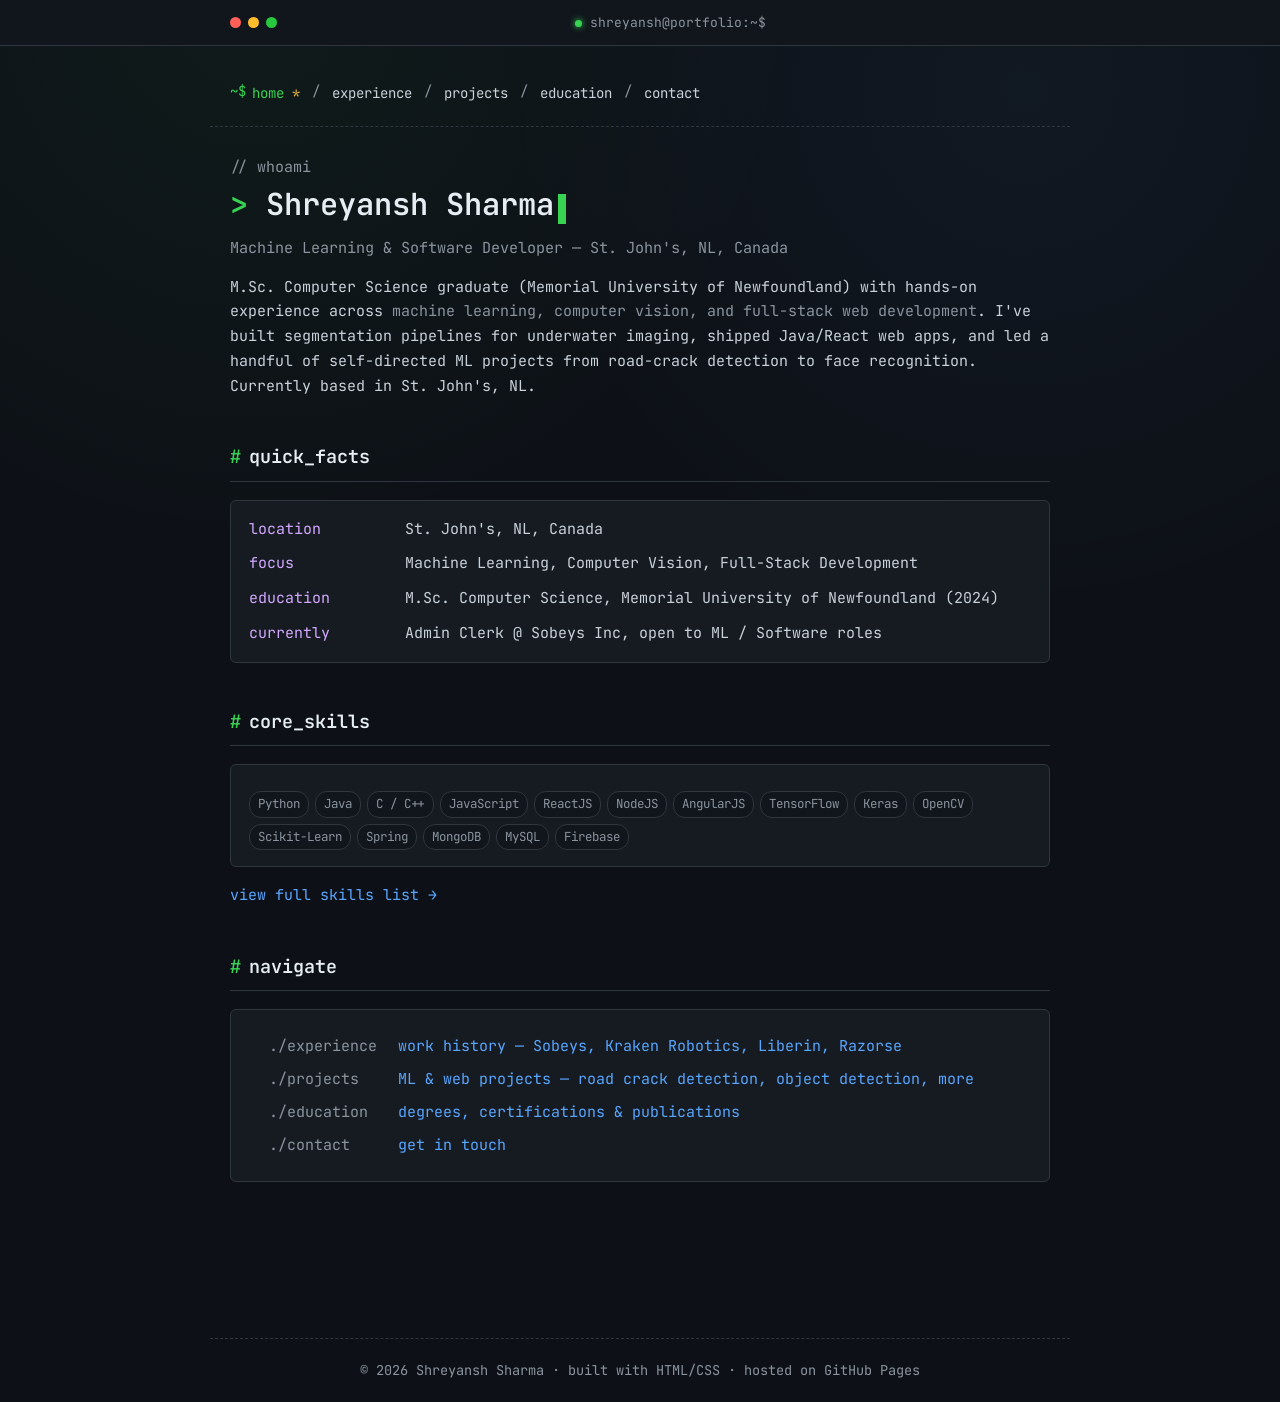
<file: index.html>
<!DOCTYPE html>
<html lang="en">
<head>
<meta charset="UTF-8">
<meta name="viewport" content="width=device-width, initial-scale=1.0">
<title>Shreyansh Sharma — Software / ML Developer</title>
<meta name="description" content="Portfolio of Shreyansh Sharma — Machine Learning &amp; Software Developer, M.Sc. Computer Science, St. John's, NL, Canada.">
<link rel="preconnect" href="https://fonts.googleapis.com">
<link rel="preconnect" href="https://fonts.gstatic.com" crossorigin>
<link href="https://fonts.googleapis.com/css2?family=JetBrains+Mono:wght@400;500;600;700&display=swap" rel="stylesheet">
<link rel="stylesheet" href="assets/css/style.css">
</head>
<body data-page="home">

<div class="term-bar">
  <div class="term-bar-inner">
    <span class="dots"><span class="dot red"></span><span class="dot yellow"></span><span class="dot green"></span></span>
    <span class="term-title">shreyansh@portfolio:~$</span>
  </div>
</div>

<nav class="crumbs">
  <span class="prompt">~$</span>
  <a href="index.html" class="active">home</a><span class="sep">/</span>
  <a href="experience.html">experience</a><span class="sep">/</span>
  <a href="projects.html">projects</a><span class="sep">/</span>
  <a href="education.html">education</a><span class="sep">/</span>
  <a href="contact.html">contact</a>
</nav>

<div class="wrap">

  <div class="hero">
    <span class="line comment">// whoami</span>
    <h1><span class="prompt-sym">&gt;</span> Shreyansh Sharma<span class="cursor"></span></h1>
    <p class="tagline">Machine Learning &amp; Software Developer &mdash; St. John's, NL, Canada</p>
  </div>

  <p>
    M.Sc. Computer Science graduate (Memorial University of Newfoundland) with hands-on experience across
    <span class="dim">machine learning, computer vision, and full-stack web development</span>. I've built segmentation
    pipelines for underwater imaging, shipped Java/React web apps, and led a handful of self-directed ML projects
    from road-crack detection to face recognition. Currently based in St. John's, NL.
  </p>

  <h2>quick_facts</h2>
  <div class="entry">
    <div class="skill-grid">
      <span class="skill-key">location</span><span class="skill-val">St. John's, NL, Canada</span>
      <span class="skill-key">focus</span><span class="skill-val">Machine Learning, Computer Vision, Full-Stack Development</span>
      <span class="skill-key">education</span><span class="skill-val">M.Sc. Computer Science, Memorial University of Newfoundland (2024)</span>
      <span class="skill-key">currently</span><span class="skill-val">Admin Clerk @ Sobeys Inc, open to ML / Software roles</span>
    </div>
  </div>

  <h2>core_skills</h2>
  <div class="entry">
    <div class="tags">
      <span class="tag">Python</span><span class="tag">Java</span><span class="tag">C / C++</span>
      <span class="tag">JavaScript</span><span class="tag">ReactJS</span><span class="tag">NodeJS</span>
      <span class="tag">AngularJS</span><span class="tag">TensorFlow</span><span class="tag">Keras</span>
      <span class="tag">OpenCV</span><span class="tag">Scikit-Learn</span><span class="tag">Spring</span>
      <span class="tag">MongoDB</span><span class="tag">MySQL</span><span class="tag">Firebase</span>
    </div>
  </div>
  <p><a href="education.html#skills">view full skills list &rarr;</a></p>

  <h2>navigate</h2>
  <div class="entry">
    <ul class="link-list">
      <li><span class="k">./experience</span><a href="experience.html">work history &mdash; Sobeys, Kraken Robotics, Liberin, Razorse</a></li>
      <li><span class="k">./projects</span><a href="projects.html">ML &amp; web projects &mdash; road crack detection, object detection, more</a></li>
      <li><span class="k">./education</span><a href="education.html">degrees, certifications &amp; publications</a></li>
      <li><span class="k">./contact</span><a href="contact.html">get in touch</a></li>
    </ul>
  </div>

</div>

<footer>
  &copy; 2026 Shreyansh Sharma &middot; built with HTML/CSS &middot; hosted on GitHub Pages
</footer>

</body>
</html>
</file>
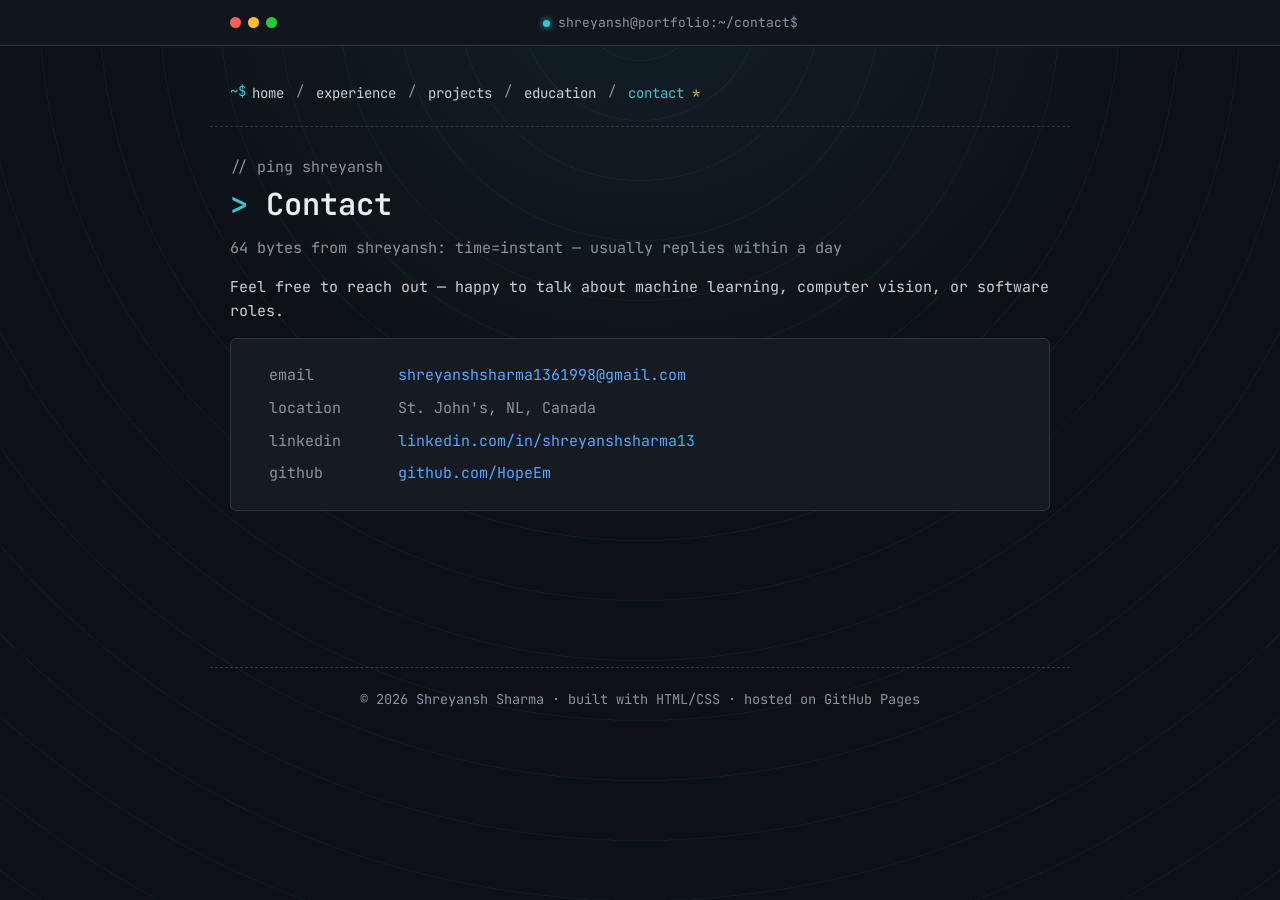
<file: contact.html>
<!DOCTYPE html>
<html lang="en">
<head>
<meta charset="UTF-8">
<meta name="viewport" content="width=device-width, initial-scale=1.0">
<title>Contact — Shreyansh Sharma</title>
<link rel="preconnect" href="https://fonts.googleapis.com">
<link rel="preconnect" href="https://fonts.gstatic.com" crossorigin>
<link href="https://fonts.googleapis.com/css2?family=JetBrains+Mono:wght@400;500;600;700&display=swap" rel="stylesheet">
<link rel="stylesheet" href="assets/css/style.css">
</head>
<body data-page="contact">

<div class="term-bar">
  <div class="term-bar-inner">
    <span class="dots"><span class="dot red"></span><span class="dot yellow"></span><span class="dot green"></span></span>
    <span class="term-title">shreyansh@portfolio:~/contact$</span>
  </div>
</div>

<nav class="crumbs">
  <span class="prompt">~$</span>
  <a href="index.html">home</a><span class="sep">/</span>
  <a href="experience.html">experience</a><span class="sep">/</span>
  <a href="projects.html">projects</a><span class="sep">/</span>
  <a href="education.html">education</a><span class="sep">/</span>
  <a href="contact.html" class="active">contact</a>
</nav>

<div class="wrap">

  <div class="hero">
    <span class="line comment">// ping shreyansh</span>
    <h1><span class="prompt-sym">&gt;</span> Contact</h1>
    <p class="tagline dim">64 bytes from shreyansh: time=instant &mdash; usually replies within a day</p>
  </div>

  <p>Feel free to reach out &mdash; happy to talk about machine learning, computer vision, or software roles.</p>

  <div class="entry">
    <ul class="link-list">
      <li><span class="k">email</span><a href="mailto:shreyanshsharma1361998@gmail.com">shreyanshsharma1361998@gmail.com</a></li>
      <li><span class="k">location</span><span class="dim">St. John's, NL, Canada</span></li>
      <li><span class="k">linkedin</span><a href="https://www.linkedin.com/in/shreyanshsharma13" target="_blank" rel="noopener">linkedin.com/in/shreyanshsharma13</a></li>
      <li><span class="k">github</span><a href="https://github.com/HopeEm" target="_blank" rel="noopener">github.com/HopeEm</a></li>
    </ul>
  </div>

</div>

<footer>
  &copy; 2026 Shreyansh Sharma &middot; built with HTML/CSS &middot; hosted on GitHub Pages
</footer>

</body>
</html>
</file>
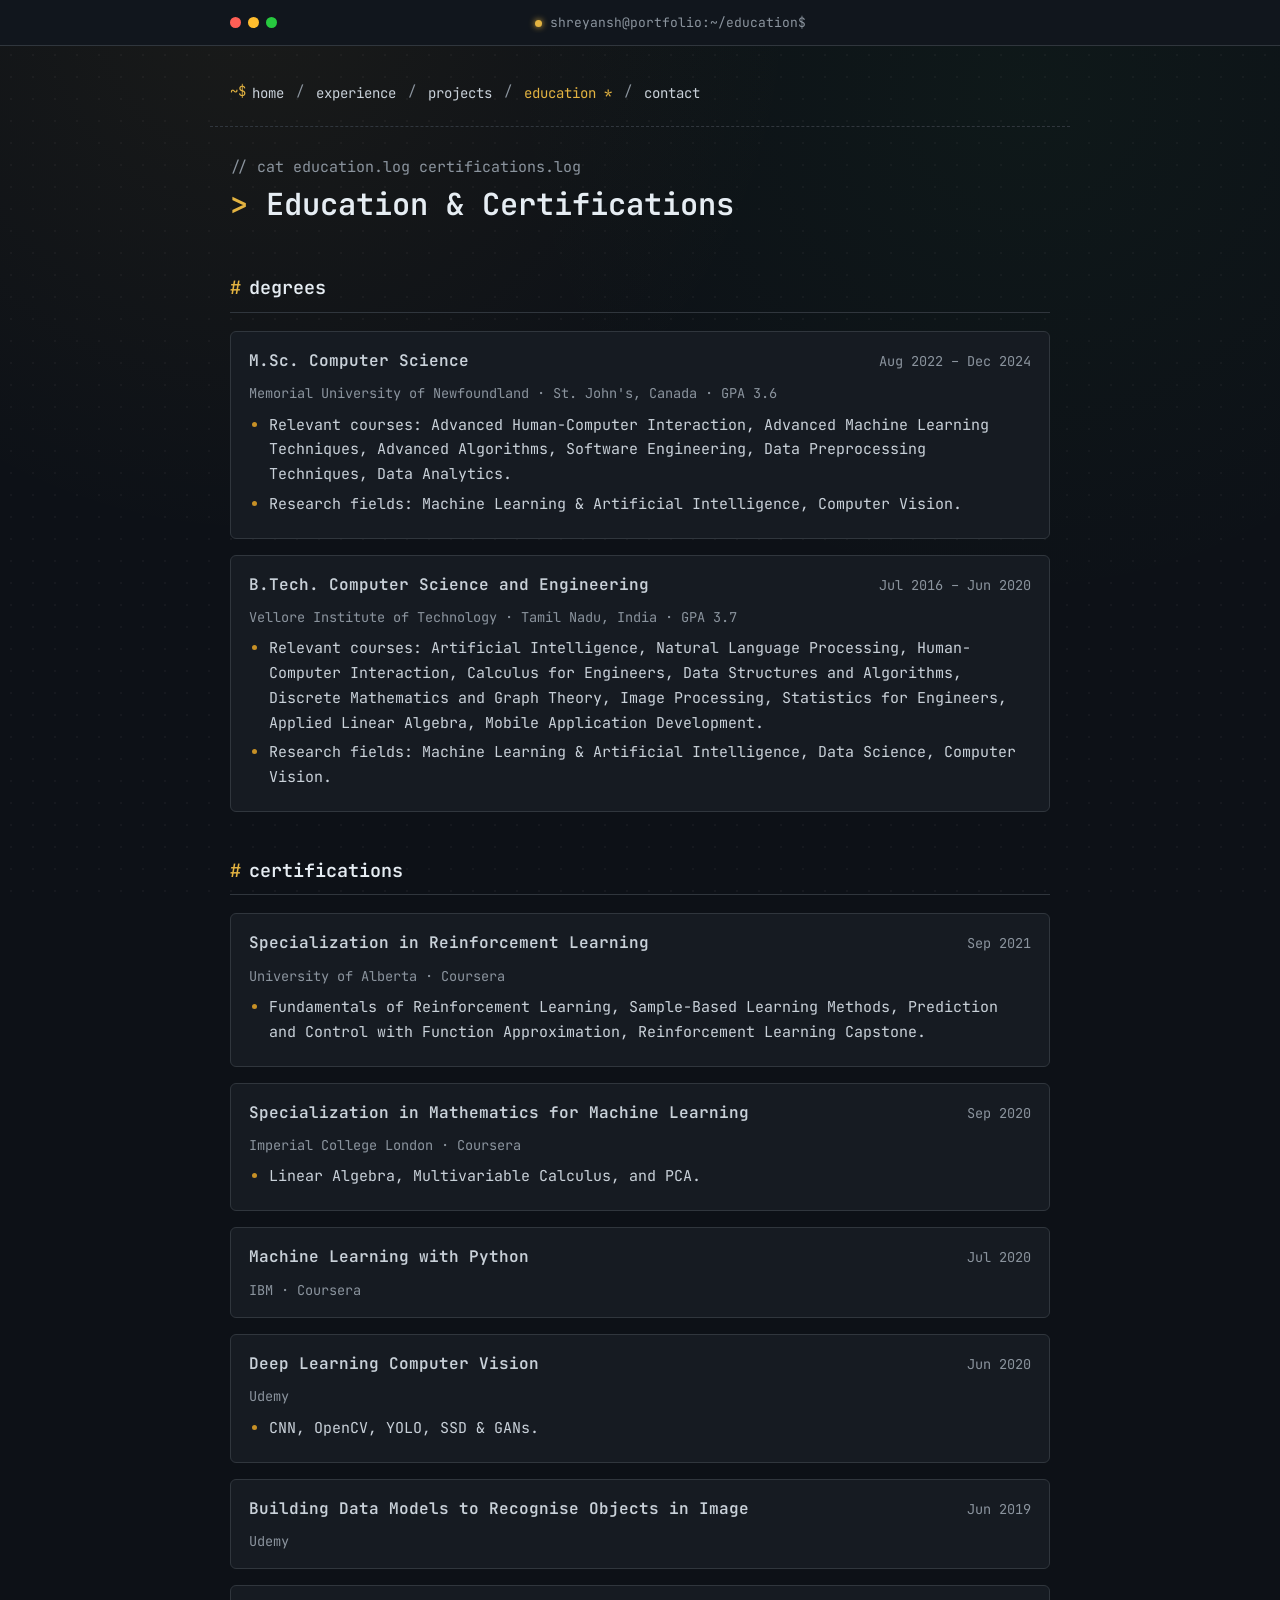
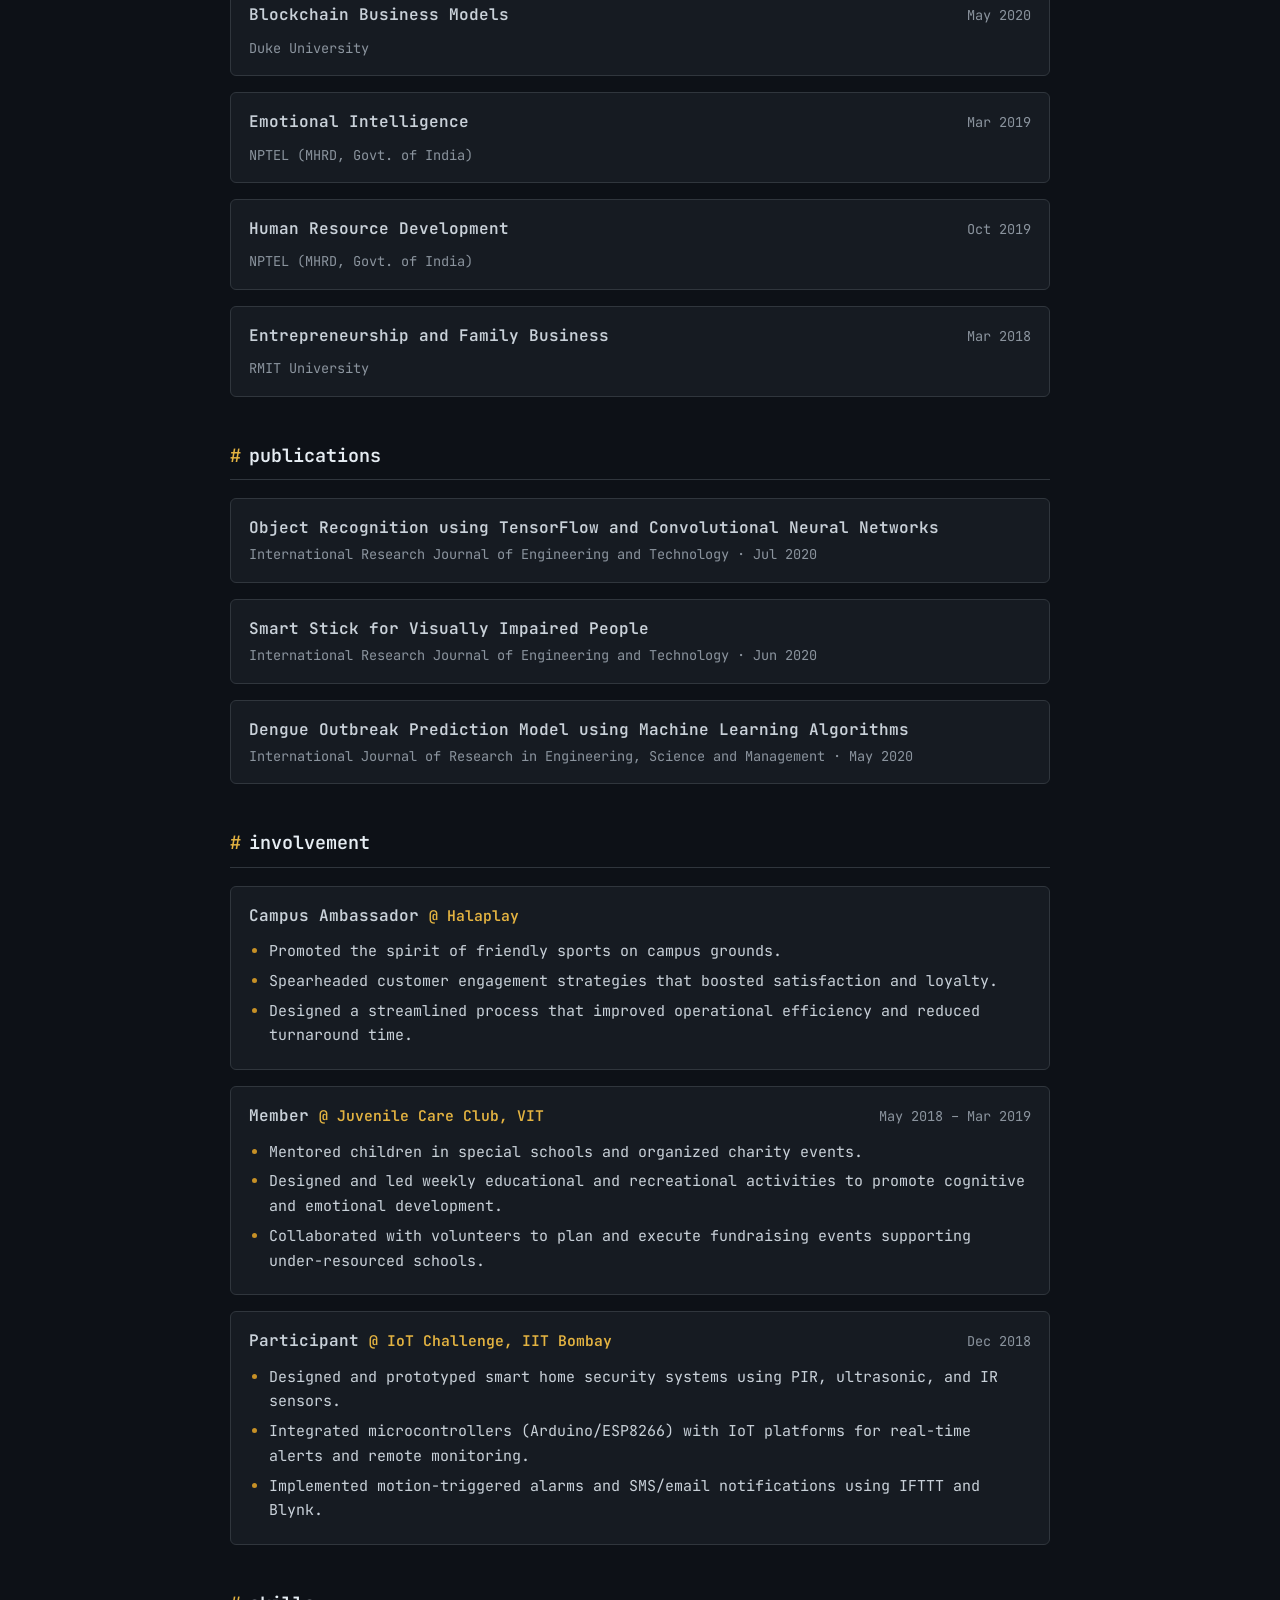
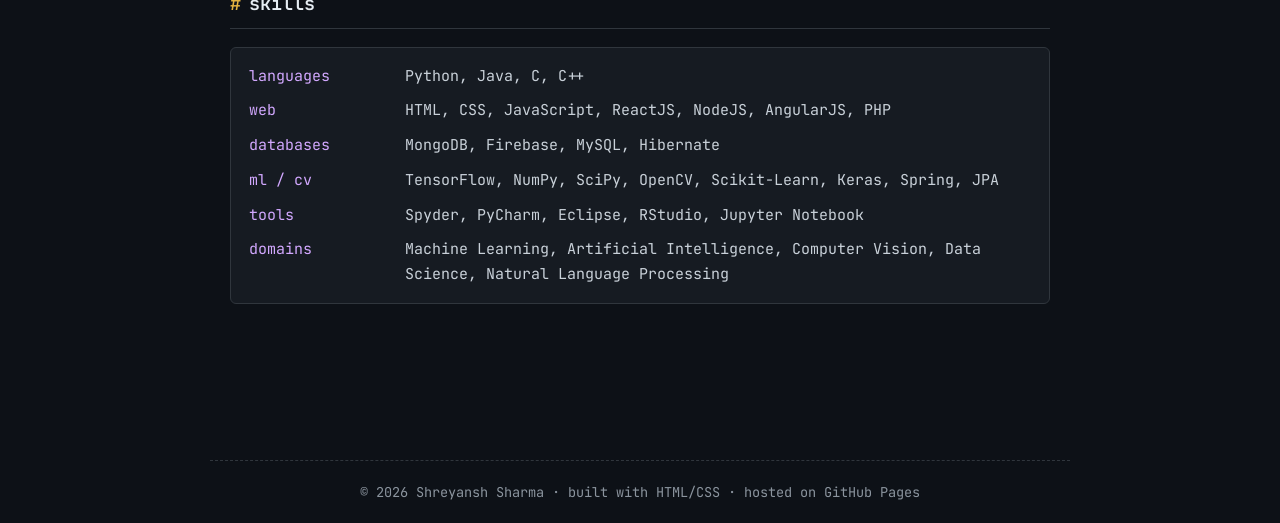
<file: education.html>
<!DOCTYPE html>
<html lang="en">
<head>
<meta charset="UTF-8">
<meta name="viewport" content="width=device-width, initial-scale=1.0">
<title>Education — Shreyansh Sharma</title>
<link rel="preconnect" href="https://fonts.googleapis.com">
<link rel="preconnect" href="https://fonts.gstatic.com" crossorigin>
<link href="https://fonts.googleapis.com/css2?family=JetBrains+Mono:wght@400;500;600;700&display=swap" rel="stylesheet">
<link rel="stylesheet" href="assets/css/style.css">
</head>
<body data-page="education">

<div class="term-bar">
  <div class="term-bar-inner">
    <span class="dots"><span class="dot red"></span><span class="dot yellow"></span><span class="dot green"></span></span>
    <span class="term-title">shreyansh@portfolio:~/education$</span>
  </div>
</div>

<nav class="crumbs">
  <span class="prompt">~$</span>
  <a href="index.html">home</a><span class="sep">/</span>
  <a href="experience.html">experience</a><span class="sep">/</span>
  <a href="projects.html">projects</a><span class="sep">/</span>
  <a href="education.html" class="active">education</a><span class="sep">/</span>
  <a href="contact.html">contact</a>
</nav>

<div class="wrap">

  <div class="hero">
    <span class="line comment">// cat education.log certifications.log</span>
    <h1><span class="prompt-sym">&gt;</span> Education &amp; Certifications</h1>
  </div>

  <h2>degrees</h2>
  <div class="entry">
    <div class="entry-head">
      <h3>M.Sc. Computer Science</h3>
      <span class="entry-date">Aug 2022 &ndash; Dec 2024</span>
    </div>
    <div class="entry-loc">Memorial University of Newfoundland &middot; St. John's, Canada &middot; GPA 3.6</div>
    <ul>
      <li>Relevant courses: Advanced Human-Computer Interaction, Advanced Machine Learning Techniques, Advanced Algorithms, Software Engineering, Data Preprocessing Techniques, Data Analytics.</li>
      <li>Research fields: Machine Learning &amp; Artificial Intelligence, Computer Vision.</li>
    </ul>
  </div>

  <div class="entry">
    <div class="entry-head">
      <h3>B.Tech. Computer Science and Engineering</h3>
      <span class="entry-date">Jul 2016 &ndash; Jun 2020</span>
    </div>
    <div class="entry-loc">Vellore Institute of Technology &middot; Tamil Nadu, India &middot; GPA 3.7</div>
    <ul>
      <li>Relevant courses: Artificial Intelligence, Natural Language Processing, Human-Computer Interaction, Calculus for Engineers, Data Structures and Algorithms, Discrete Mathematics and Graph Theory, Image Processing, Statistics for Engineers, Applied Linear Algebra, Mobile Application Development.</li>
      <li>Research fields: Machine Learning &amp; Artificial Intelligence, Data Science, Computer Vision.</li>
    </ul>
  </div>

  <h2>certifications</h2>
  <div class="entry">
    <div class="entry-head"><h3>Specialization in Reinforcement Learning</h3><span class="entry-date">Sep 2021</span></div>
    <div class="entry-loc">University of Alberta &middot; Coursera</div>
    <ul><li>Fundamentals of Reinforcement Learning, Sample-Based Learning Methods, Prediction and Control with Function Approximation, Reinforcement Learning Capstone.</li></ul>
  </div>
  <div class="entry">
    <div class="entry-head"><h3>Specialization in Mathematics for Machine Learning</h3><span class="entry-date">Sep 2020</span></div>
    <div class="entry-loc">Imperial College London &middot; Coursera</div>
    <ul><li>Linear Algebra, Multivariable Calculus, and PCA.</li></ul>
  </div>
  <div class="entry">
    <div class="entry-head"><h3>Machine Learning with Python</h3><span class="entry-date">Jul 2020</span></div>
    <div class="entry-loc">IBM &middot; Coursera</div>
  </div>
  <div class="entry">
    <div class="entry-head"><h3>Deep Learning Computer Vision</h3><span class="entry-date">Jun 2020</span></div>
    <div class="entry-loc">Udemy</div>
    <ul><li>CNN, OpenCV, YOLO, SSD &amp; GANs.</li></ul>
  </div>
  <div class="entry">
    <div class="entry-head"><h3>Building Data Models to Recognise Objects in Image</h3><span class="entry-date">Jun 2019</span></div>
    <div class="entry-loc">Udemy</div>
  </div>
  <div class="entry">
    <div class="entry-head"><h3>Blockchain Business Models</h3><span class="entry-date">May 2020</span></div>
    <div class="entry-loc">Duke University</div>
  </div>
  <div class="entry">
    <div class="entry-head"><h3>Emotional Intelligence</h3><span class="entry-date">Mar 2019</span></div>
    <div class="entry-loc">NPTEL (MHRD, Govt. of India)</div>
  </div>
  <div class="entry">
    <div class="entry-head"><h3>Human Resource Development</h3><span class="entry-date">Oct 2019</span></div>
    <div class="entry-loc">NPTEL (MHRD, Govt. of India)</div>
  </div>
  <div class="entry">
    <div class="entry-head"><h3>Entrepreneurship and Family Business</h3><span class="entry-date">Mar 2018</span></div>
    <div class="entry-loc">RMIT University</div>
  </div>

  <h2>publications</h2>
  <div class="entry">
    <h3>Object Recognition using TensorFlow and Convolutional Neural Networks</h3>
    <div class="entry-loc">International Research Journal of Engineering and Technology &middot; Jul 2020</div>
  </div>
  <div class="entry">
    <h3>Smart Stick for Visually Impaired People</h3>
    <div class="entry-loc">International Research Journal of Engineering and Technology &middot; Jun 2020</div>
  </div>
  <div class="entry">
    <h3>Dengue Outbreak Prediction Model using Machine Learning Algorithms</h3>
    <div class="entry-loc">International Journal of Research in Engineering, Science and Management &middot; May 2020</div>
  </div>

  <h2>involvement</h2>
  <div class="entry">
    <div class="entry-head"><h3>Campus Ambassador <span class="entry-org">@ Halaplay</span></h3></div>
    <ul>
      <li>Promoted the spirit of friendly sports on campus grounds.</li>
      <li>Spearheaded customer engagement strategies that boosted satisfaction and loyalty.</li>
      <li>Designed a streamlined process that improved operational efficiency and reduced turnaround time.</li>
    </ul>
  </div>
  <div class="entry">
    <div class="entry-head"><h3>Member <span class="entry-org">@ Juvenile Care Club, VIT</span></h3><span class="entry-date">May 2018 &ndash; Mar 2019</span></div>
    <ul>
      <li>Mentored children in special schools and organized charity events.</li>
      <li>Designed and led weekly educational and recreational activities to promote cognitive and emotional development.</li>
      <li>Collaborated with volunteers to plan and execute fundraising events supporting under-resourced schools.</li>
    </ul>
  </div>
  <div class="entry">
    <div class="entry-head"><h3>Participant <span class="entry-org">@ IoT Challenge, IIT Bombay</span></h3><span class="entry-date">Dec 2018</span></div>
    <ul>
      <li>Designed and prototyped smart home security systems using PIR, ultrasonic, and IR sensors.</li>
      <li>Integrated microcontrollers (Arduino/ESP8266) with IoT platforms for real-time alerts and remote monitoring.</li>
      <li>Implemented motion-triggered alarms and SMS/email notifications using IFTTT and Blynk.</li>
    </ul>
  </div>

  <h2 id="skills">skills</h2>
  <div class="entry">
    <div class="skill-grid">
      <span class="skill-key">languages</span><span class="skill-val">Python, Java, C, C++</span>
      <span class="skill-key">web</span><span class="skill-val">HTML, CSS, JavaScript, ReactJS, NodeJS, AngularJS, PHP</span>
      <span class="skill-key">databases</span><span class="skill-val">MongoDB, Firebase, MySQL, Hibernate</span>
      <span class="skill-key">ml / cv</span><span class="skill-val">TensorFlow, NumPy, SciPy, OpenCV, Scikit-Learn, Keras, Spring, JPA</span>
      <span class="skill-key">tools</span><span class="skill-val">Spyder, PyCharm, Eclipse, RStudio, Jupyter Notebook</span>
      <span class="skill-key">domains</span><span class="skill-val">Machine Learning, Artificial Intelligence, Computer Vision, Data Science, Natural Language Processing</span>
    </div>
  </div>

</div>

<footer>
  &copy; 2026 Shreyansh Sharma &middot; built with HTML/CSS &middot; hosted on GitHub Pages
</footer>

</body>
</html>
</file>
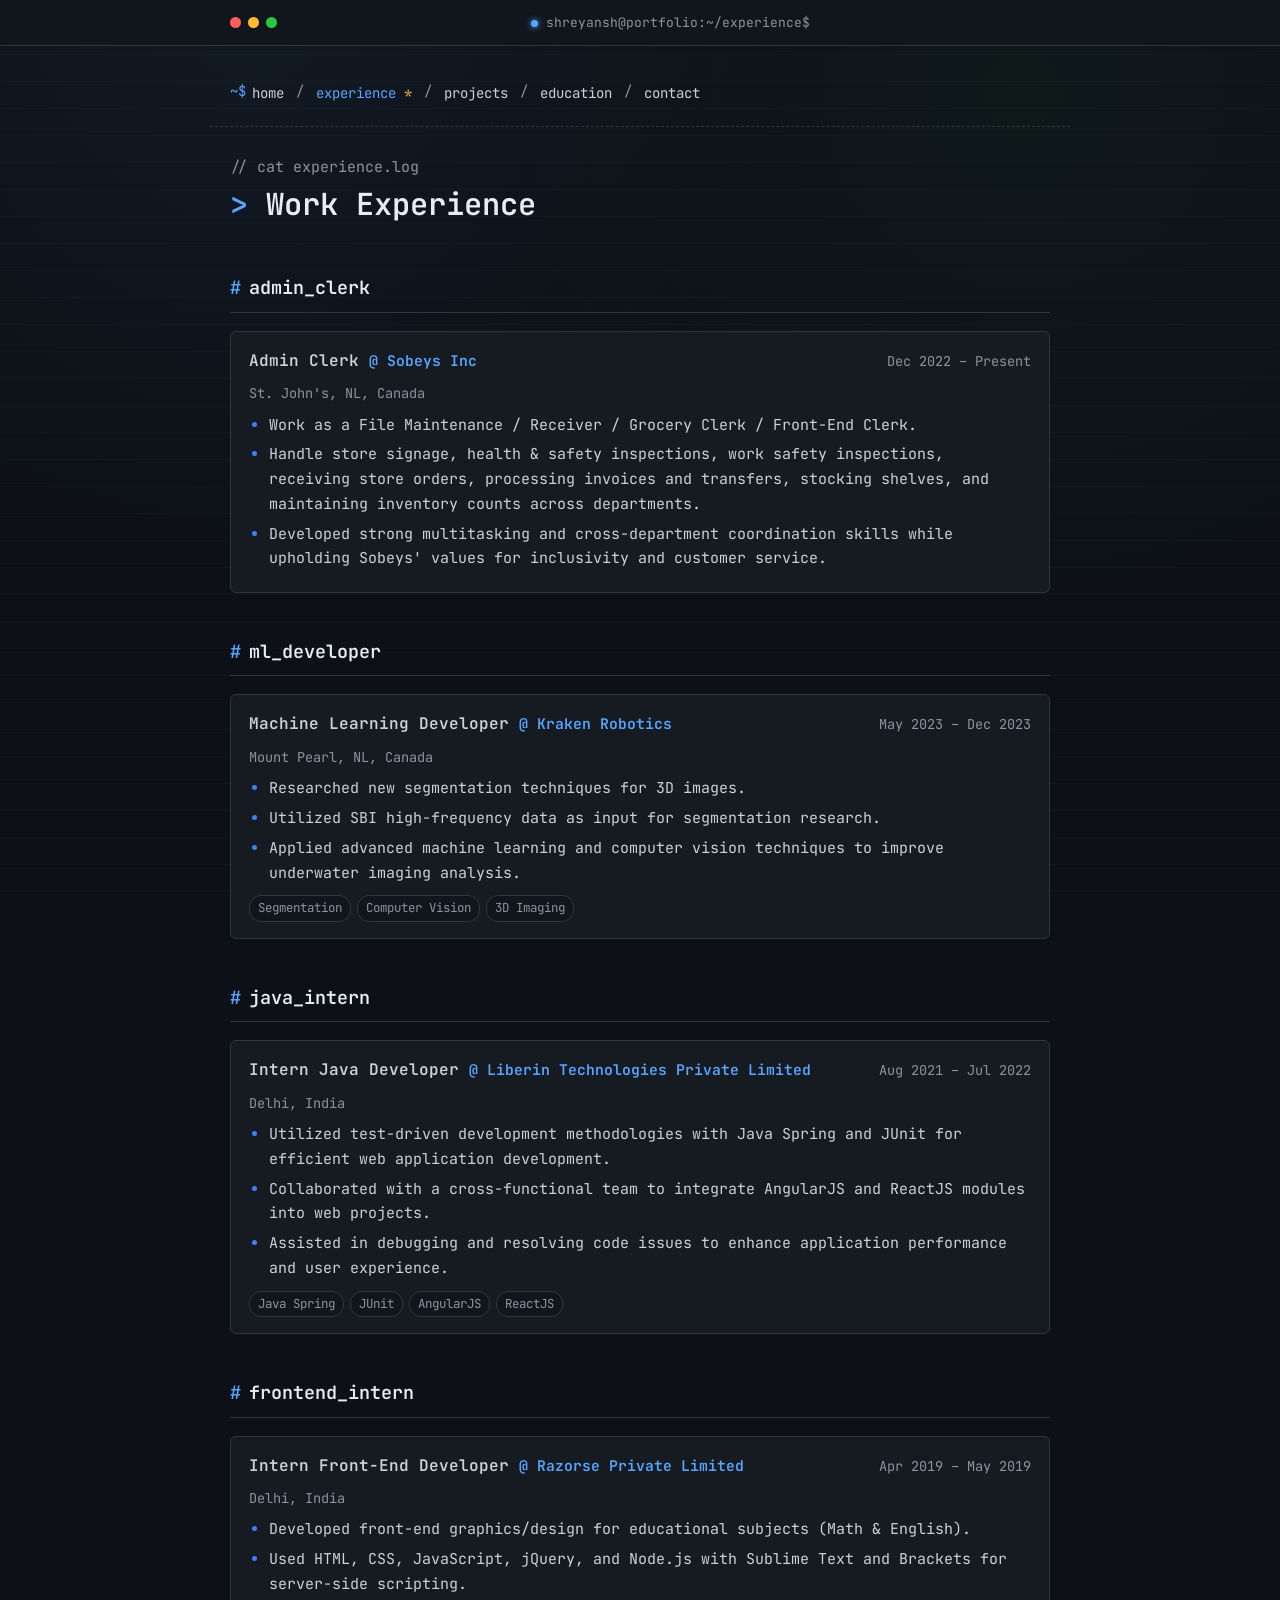
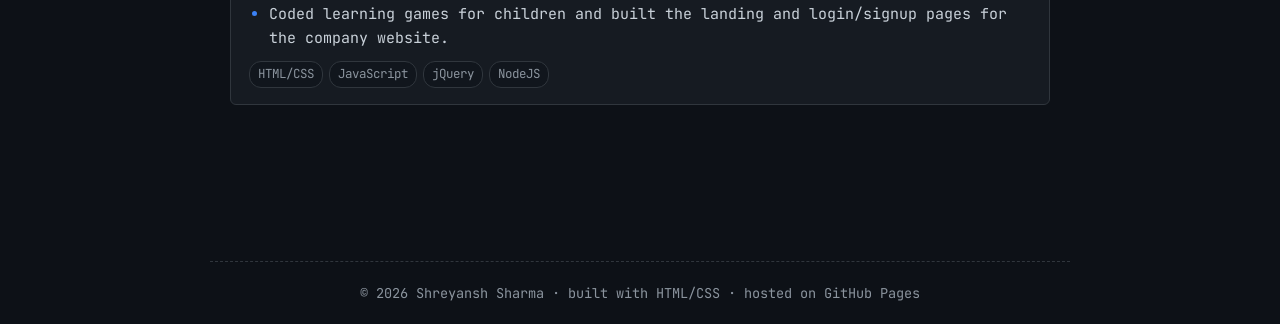
<file: experience.html>
<!DOCTYPE html>
<html lang="en">
<head>
<meta charset="UTF-8">
<meta name="viewport" content="width=device-width, initial-scale=1.0">
<title>Experience — Shreyansh Sharma</title>
<link rel="preconnect" href="https://fonts.googleapis.com">
<link rel="preconnect" href="https://fonts.gstatic.com" crossorigin>
<link href="https://fonts.googleapis.com/css2?family=JetBrains+Mono:wght@400;500;600;700&display=swap" rel="stylesheet">
<link rel="stylesheet" href="assets/css/style.css">
</head>
<body data-page="experience">

<div class="term-bar">
  <div class="term-bar-inner">
    <span class="dots"><span class="dot red"></span><span class="dot yellow"></span><span class="dot green"></span></span>
    <span class="term-title">shreyansh@portfolio:~/experience$</span>
  </div>
</div>

<nav class="crumbs">
  <span class="prompt">~$</span>
  <a href="index.html">home</a><span class="sep">/</span>
  <a href="experience.html" class="active">experience</a><span class="sep">/</span>
  <a href="projects.html">projects</a><span class="sep">/</span>
  <a href="education.html">education</a><span class="sep">/</span>
  <a href="contact.html">contact</a>
</nav>

<div class="wrap">

  <div class="hero">
    <span class="line comment">// cat experience.log</span>
    <h1><span class="prompt-sym">&gt;</span> Work Experience</h1>
  </div>

  <h2>admin_clerk</h2>
  <div class="entry">
    <div class="entry-head">
      <h3>Admin Clerk <span class="entry-org">@ Sobeys Inc</span></h3>
      <span class="entry-date">Dec 2022 &ndash; Present</span>
    </div>
    <div class="entry-loc">St. John's, NL, Canada</div>
    <ul>
      <li>Work as a File Maintenance / Receiver / Grocery Clerk / Front-End Clerk.</li>
      <li>Handle store signage, health &amp; safety inspections, work safety inspections, receiving store orders, processing invoices and transfers, stocking shelves, and maintaining inventory counts across departments.</li>
      <li>Developed strong multitasking and cross-department coordination skills while upholding Sobeys' values for inclusivity and customer service.</li>
    </ul>
  </div>

  <h2>ml_developer</h2>
  <div class="entry">
    <div class="entry-head">
      <h3>Machine Learning Developer <span class="entry-org">@ Kraken Robotics</span></h3>
      <span class="entry-date">May 2023 &ndash; Dec 2023</span>
    </div>
    <div class="entry-loc">Mount Pearl, NL, Canada</div>
    <ul>
      <li>Researched new segmentation techniques for 3D images.</li>
      <li>Utilized SBI high-frequency data as input for segmentation research.</li>
      <li>Applied advanced machine learning and computer vision techniques to improve underwater imaging analysis.</li>
    </ul>
    <div class="tags"><span class="tag">Segmentation</span><span class="tag">Computer Vision</span><span class="tag">3D Imaging</span></div>
  </div>

  <h2>java_intern</h2>
  <div class="entry">
    <div class="entry-head">
      <h3>Intern Java Developer <span class="entry-org">@ Liberin Technologies Private Limited</span></h3>
      <span class="entry-date">Aug 2021 &ndash; Jul 2022</span>
    </div>
    <div class="entry-loc">Delhi, India</div>
    <ul>
      <li>Utilized test-driven development methodologies with Java Spring and JUnit for efficient web application development.</li>
      <li>Collaborated with a cross-functional team to integrate AngularJS and ReactJS modules into web projects.</li>
      <li>Assisted in debugging and resolving code issues to enhance application performance and user experience.</li>
    </ul>
    <div class="tags"><span class="tag">Java Spring</span><span class="tag">JUnit</span><span class="tag">AngularJS</span><span class="tag">ReactJS</span></div>
  </div>

  <h2>frontend_intern</h2>
  <div class="entry">
    <div class="entry-head">
      <h3>Intern Front-End Developer <span class="entry-org">@ Razorse Private Limited</span></h3>
      <span class="entry-date">Apr 2019 &ndash; May 2019</span>
    </div>
    <div class="entry-loc">Delhi, India</div>
    <ul>
      <li>Developed front-end graphics/design for educational subjects (Math &amp; English).</li>
      <li>Used HTML, CSS, JavaScript, jQuery, and Node.js with Sublime Text and Brackets for server-side scripting.</li>
      <li>Coded learning games for children and built the landing and login/signup pages for the company website.</li>
    </ul>
    <div class="tags"><span class="tag">HTML/CSS</span><span class="tag">JavaScript</span><span class="tag">jQuery</span><span class="tag">NodeJS</span></div>
  </div>

</div>

<footer>
  &copy; 2026 Shreyansh Sharma &middot; built with HTML/CSS &middot; hosted on GitHub Pages
</footer>

</body>
</html>
</file>
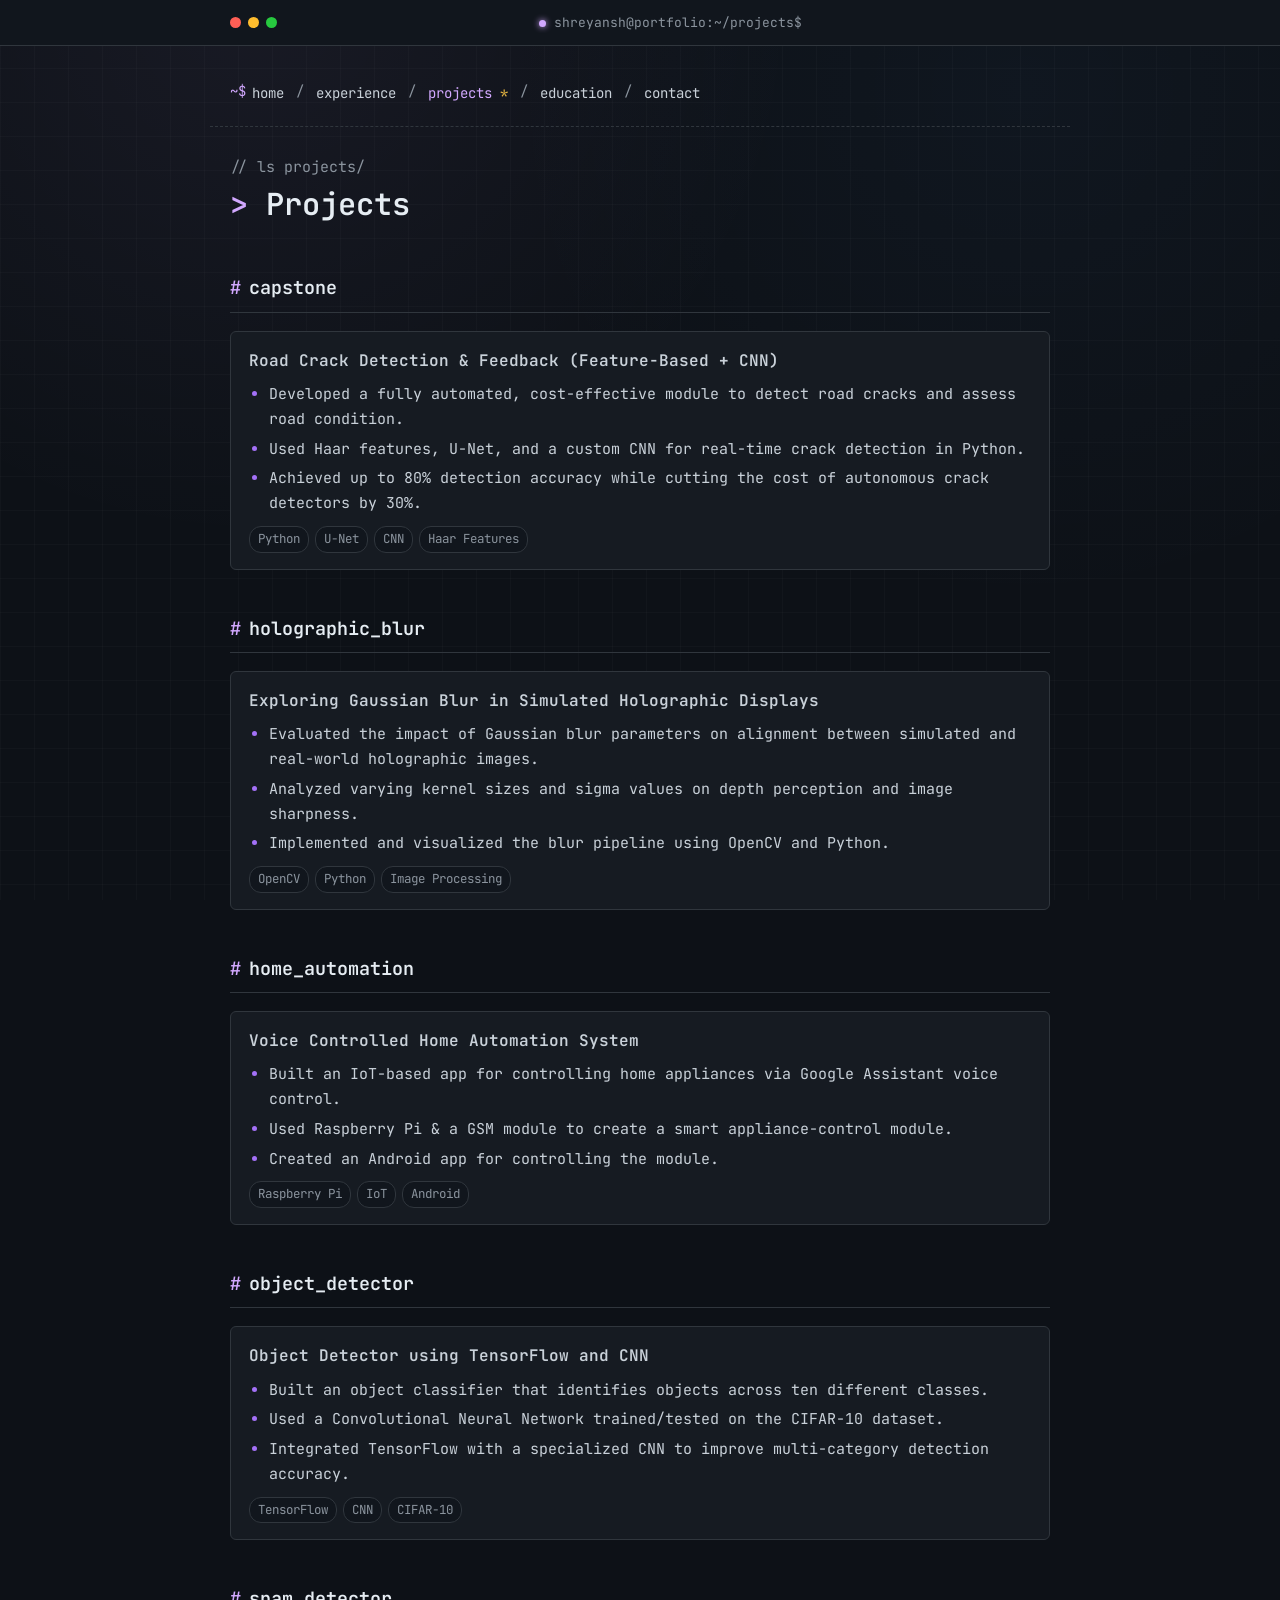
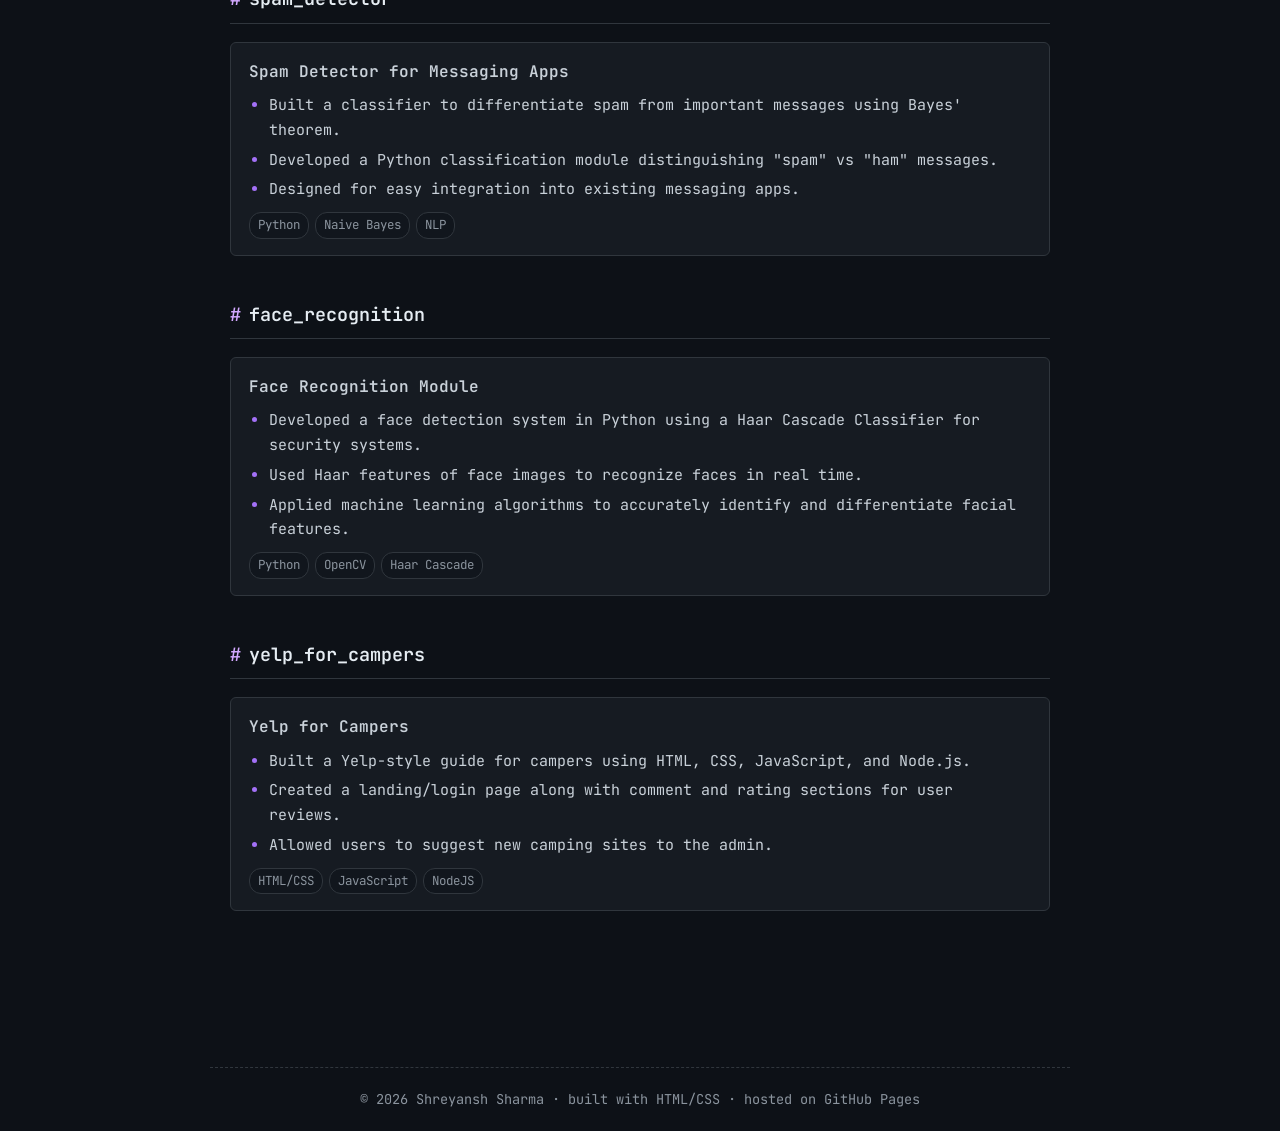
<file: projects.html>
<!DOCTYPE html>
<html lang="en">
<head>
<meta charset="UTF-8">
<meta name="viewport" content="width=device-width, initial-scale=1.0">
<title>Projects — Shreyansh Sharma</title>
<link rel="preconnect" href="https://fonts.googleapis.com">
<link rel="preconnect" href="https://fonts.gstatic.com" crossorigin>
<link href="https://fonts.googleapis.com/css2?family=JetBrains+Mono:wght@400;500;600;700&display=swap" rel="stylesheet">
<link rel="stylesheet" href="assets/css/style.css">
</head>
<body data-page="projects">

<div class="term-bar">
  <div class="term-bar-inner">
    <span class="dots"><span class="dot red"></span><span class="dot yellow"></span><span class="dot green"></span></span>
    <span class="term-title">shreyansh@portfolio:~/projects$</span>
  </div>
</div>

<nav class="crumbs">
  <span class="prompt">~$</span>
  <a href="index.html">home</a><span class="sep">/</span>
  <a href="experience.html">experience</a><span class="sep">/</span>
  <a href="projects.html" class="active">projects</a><span class="sep">/</span>
  <a href="education.html">education</a><span class="sep">/</span>
  <a href="contact.html">contact</a>
</nav>

<div class="wrap">

  <div class="hero">
    <span class="line comment">// ls projects/</span>
    <h1><span class="prompt-sym">&gt;</span> Projects</h1>
  </div>

  <h2>capstone</h2>
  <div class="entry">
    <h3>Road Crack Detection &amp; Feedback (Feature-Based + CNN)</h3>
    <ul>
      <li>Developed a fully automated, cost-effective module to detect road cracks and assess road condition.</li>
      <li>Used Haar features, U-Net, and a custom CNN for real-time crack detection in Python.</li>
      <li>Achieved up to 80% detection accuracy while cutting the cost of autonomous crack detectors by 30%.</li>
    </ul>
    <div class="tags"><span class="tag">Python</span><span class="tag">U-Net</span><span class="tag">CNN</span><span class="tag">Haar Features</span></div>
  </div>

  <h2>holographic_blur</h2>
  <div class="entry">
    <h3>Exploring Gaussian Blur in Simulated Holographic Displays</h3>
    <ul>
      <li>Evaluated the impact of Gaussian blur parameters on alignment between simulated and real-world holographic images.</li>
      <li>Analyzed varying kernel sizes and sigma values on depth perception and image sharpness.</li>
      <li>Implemented and visualized the blur pipeline using OpenCV and Python.</li>
    </ul>
    <div class="tags"><span class="tag">OpenCV</span><span class="tag">Python</span><span class="tag">Image Processing</span></div>
  </div>

  <h2>home_automation</h2>
  <div class="entry">
    <h3>Voice Controlled Home Automation System</h3>
    <ul>
      <li>Built an IoT-based app for controlling home appliances via Google Assistant voice control.</li>
      <li>Used Raspberry Pi &amp; a GSM module to create a smart appliance-control module.</li>
      <li>Created an Android app for controlling the module.</li>
    </ul>
    <div class="tags"><span class="tag">Raspberry Pi</span><span class="tag">IoT</span><span class="tag">Android</span></div>
  </div>

  <h2>object_detector</h2>
  <div class="entry">
    <h3>Object Detector using TensorFlow and CNN</h3>
    <ul>
      <li>Built an object classifier that identifies objects across ten different classes.</li>
      <li>Used a Convolutional Neural Network trained/tested on the CIFAR-10 dataset.</li>
      <li>Integrated TensorFlow with a specialized CNN to improve multi-category detection accuracy.</li>
    </ul>
    <div class="tags"><span class="tag">TensorFlow</span><span class="tag">CNN</span><span class="tag">CIFAR-10</span></div>
  </div>

  <h2>spam_detector</h2>
  <div class="entry">
    <h3>Spam Detector for Messaging Apps</h3>
    <ul>
      <li>Built a classifier to differentiate spam from important messages using Bayes' theorem.</li>
      <li>Developed a Python classification module distinguishing "spam" vs "ham" messages.</li>
      <li>Designed for easy integration into existing messaging apps.</li>
    </ul>
    <div class="tags"><span class="tag">Python</span><span class="tag">Naive Bayes</span><span class="tag">NLP</span></div>
  </div>

  <h2>face_recognition</h2>
  <div class="entry">
    <h3>Face Recognition Module</h3>
    <ul>
      <li>Developed a face detection system in Python using a Haar Cascade Classifier for security systems.</li>
      <li>Used Haar features of face images to recognize faces in real time.</li>
      <li>Applied machine learning algorithms to accurately identify and differentiate facial features.</li>
    </ul>
    <div class="tags"><span class="tag">Python</span><span class="tag">OpenCV</span><span class="tag">Haar Cascade</span></div>
  </div>

  <h2>yelp_for_campers</h2>
  <div class="entry">
    <h3>Yelp for Campers</h3>
    <ul>
      <li>Built a Yelp-style guide for campers using HTML, CSS, JavaScript, and Node.js.</li>
      <li>Created a landing/login page along with comment and rating sections for user reviews.</li>
      <li>Allowed users to suggest new camping sites to the admin.</li>
    </ul>
    <div class="tags"><span class="tag">HTML/CSS</span><span class="tag">JavaScript</span><span class="tag">NodeJS</span></div>
  </div>

</div>

<footer>
  &copy; 2026 Shreyansh Sharma &middot; built with HTML/CSS &middot; hosted on GitHub Pages
</footer>

</body>
</html>
</file>
<file: assets/css/style.css>
/* ===== Terminal / dev theme ===== */
:root {
  --bg: #0d1117;
  --bg-alt: #11161d;
  --panel: #161b22;
  --border: #30363d;
  --text: #c9d1d9;
  --text-dim: #8b949e;
  --accent: #39d353;
  --accent-dim: #2ea043;
  --link: #58a6ff;
  --magenta: #d2a8ff;
  --yellow: #e3b341;
  --font-mono: "JetBrains Mono", "Fira Code", ui-monospace, SFMono-Regular, Menlo, Consolas, monospace;
  --max-width: 860px;
}

* { box-sizing: border-box; }

html { scroll-behavior: smooth; }

html, body { overflow-x: hidden; }

body {
  margin: 0;
  background: var(--bg);
  background-image:
    radial-gradient(circle at 20% 0%, rgba(57, 211, 83, 0.05), transparent 40%),
    radial-gradient(circle at 80% 10%, rgba(88, 166, 255, 0.05), transparent 40%);
  background-attachment: fixed;
  color: var(--text);
  font-family: var(--font-mono);
  font-size: 15px;
  line-height: 1.65;
  min-height: 100vh;
  overflow-wrap: anywhere;
}

/* ---- Per-page accent themes ----
   Same layout everywhere, different "session" per page: each gets its
   own accent color (which the marker symbols, prompts, and card accents
   already reference via variables) plus a faint thematic background. */
body[data-page="home"] {
  --accent: #39d353;
  --accent-dim: #2ea043;
}

body[data-page="experience"] {
  --accent: #58a6ff;
  --accent-dim: #3b82f6;
  background-image:
    radial-gradient(circle at 20% 0%, rgba(88, 166, 255, 0.06), transparent 40%),
    radial-gradient(circle at 80% 10%, rgba(57, 211, 83, 0.04), transparent 40%),
    repeating-linear-gradient(180deg, rgba(255, 255, 255, 0.018) 0px, rgba(255, 255, 255, 0.018) 1px, transparent 1px, transparent 27px);
}

body[data-page="projects"] {
  --accent: #d2a8ff;
  --accent-dim: #a371f7;
  background-image:
    radial-gradient(circle at 20% 0%, rgba(210, 168, 255, 0.06), transparent 40%),
    radial-gradient(circle at 80% 10%, rgba(88, 166, 255, 0.04), transparent 40%),
    linear-gradient(rgba(255, 255, 255, 0.02) 1px, transparent 1px),
    linear-gradient(90deg, rgba(255, 255, 255, 0.02) 1px, transparent 1px);
  background-size: auto, auto, 34px 34px, 34px 34px;
}

body[data-page="education"] {
  --accent: #e3b341;
  --accent-dim: #c69026;
  background-image:
    radial-gradient(circle at 20% 0%, rgba(227, 179, 65, 0.06), transparent 40%),
    radial-gradient(circle at 80% 10%, rgba(57, 211, 83, 0.04), transparent 40%),
    radial-gradient(rgba(255, 255, 255, 0.035) 1px, transparent 1px);
  background-size: auto, auto, 22px 22px;
}

body[data-page="contact"] {
  --accent: #39c5cf;
  --accent-dim: #2c9faa;
  background-image:
    radial-gradient(circle at 50% -10%, rgba(57, 197, 207, 0.09), transparent 45%),
    repeating-radial-gradient(circle at 50% 0%, rgba(57, 197, 207, 0.05) 0, rgba(57, 197, 207, 0.05) 1px, transparent 1px, transparent 60px);
}

::selection { background: var(--accent-dim); color: #0d1117; }

a { color: var(--link); text-decoration: none; }
a:hover { text-decoration: underline; }

.wrap {
  max-width: var(--max-width);
  margin: 0 auto;
  padding: 0 20px 80px;
}

/* ---- Top bar (fake terminal window) ---- */
.term-bar {
  border-bottom: 1px solid var(--border);
  background: var(--bg-alt);
  margin-bottom: 34px;
}

.term-bar-inner {
  max-width: var(--max-width);
  margin: 0 auto;
  padding: 12px 20px;
  display: flex;
  align-items: center;
  gap: 14px;
}

.dots { display: flex; gap: 7px; flex-shrink: 0; }
.dot { width: 11px; height: 11px; border-radius: 50%; display: inline-block; }
.dot.red { background: #ff5f56; }
.dot.yellow { background: #ffbd2e; }
.dot.green { background: #27c93f; }

.term-title {
  color: var(--text-dim);
  font-size: 13px;
  flex: 1;
  text-align: center;
  overflow: hidden;
  text-overflow: ellipsis;
  white-space: nowrap;
}

.term-title::before {
  content: "";
  display: inline-block;
  width: 7px;
  height: 7px;
  border-radius: 50%;
  background: var(--accent);
  margin-right: 8px;
  vertical-align: middle;
  box-shadow: 0 0 6px var(--accent);
}

/* ---- Nav ---- */
nav.crumbs {
  max-width: var(--max-width);
  margin: 0 auto;
  padding: 0 20px 18px;
  display: flex;
  flex-wrap: wrap;
  gap: 4px 2px;
  font-size: 14px;
  border-bottom: 1px dashed var(--border);
  margin-bottom: 28px;
}

nav.crumbs .prompt { color: var(--accent); }
nav.crumbs .sep { color: var(--text-dim); margin: 0 6px; }
nav.crumbs a { color: var(--text); padding: 2px 4px; border-radius: 3px; }
nav.crumbs a:hover { background: var(--panel); color: var(--accent); text-decoration: none; }
nav.crumbs a.active { color: var(--accent); }
nav.crumbs a.active::after { content: " *"; color: var(--yellow); }

/* ---- Headings ---- */
h1, h2, h3 { font-family: var(--font-mono); font-weight: 600; color: #e6edf3; }

h1 { font-size: 1.9rem; margin: 0 0 6px; }
h1 .prompt-sym { color: var(--accent); }

h2 {
  font-size: 1.15rem;
  margin: 44px 0 18px;
  padding-bottom: 8px;
  border-bottom: 1px solid var(--border);
  display: flex;
  align-items: center;
  gap: 8px;
}
h2::before { content: "#"; color: var(--accent); }

h3 { font-size: 1rem; margin: 0 0 2px; color: var(--text); }

p { margin: 0 0 14px; }
.dim { color: var(--text-dim); }
.tagline { color: var(--text-dim); font-size: 0.95rem; }

/* ---- Hero ---- */
.hero { margin-bottom: 10px; }
.hero .line { display: block; }
.hero .comment { color: var(--text-dim); }
.hero .k { color: var(--magenta); }
.hero .s { color: var(--yellow); }

.cursor {
  display: inline-block;
  width: 8px;
  height: 1em;
  background: var(--accent);
  margin-left: 4px;
  vertical-align: text-bottom;
  animation: blink 1s steps(1) infinite;
}
@keyframes blink { 50% { opacity: 0; } }

/* ---- Cards / entries ---- */
.entry {
  border: 1px solid var(--border);
  background: var(--panel);
  border-radius: 6px;
  padding: 16px 18px;
  margin-bottom: 16px;
  animation: fadeInUp 0.4s ease both;
}

@keyframes fadeInUp {
  from { opacity: 0; transform: translateY(6px); }
  to { opacity: 1; transform: translateY(0); }
}

@media (prefers-reduced-motion: reduce) {
  .entry, .cursor { animation: none; }
}

.entry-head {
  display: flex;
  justify-content: space-between;
  align-items: baseline;
  flex-wrap: wrap;
  gap: 4px 12px;
  margin-bottom: 6px;
}
.entry-head h3 { flex: 1 1 auto; min-width: 0; }

.entry-org { color: var(--accent); font-size: 0.92rem; }
.entry-date { color: var(--text-dim); font-size: 0.85rem; white-space: nowrap; }
.entry-loc { color: var(--text-dim); font-size: 0.85rem; }

.entry ul { margin: 8px 0 0; padding-left: 20px; }
.entry li { margin-bottom: 5px; }
.entry li::marker { color: var(--accent-dim); }

/* ---- Tags / pills ---- */
.tags { display: flex; flex-wrap: wrap; gap: 6px; margin-top: 10px; }
.tag {
  font-size: 0.78rem;
  padding: 2px 8px;
  border: 1px solid var(--border);
  border-radius: 12px;
  color: var(--text-dim);
  background: var(--bg-alt);
}

/* ---- Skills grid ---- */
.skill-grid { display: grid; grid-template-columns: 140px 1fr; gap: 10px 16px; }
.skill-key { color: var(--magenta); }
.skill-val { color: var(--text); }

/* ---- Links list ---- */
.link-list { list-style: none; padding: 0; margin: 0; }
.link-list li {
  display: flex;
  flex-wrap: wrap;
  align-items: baseline;
  column-gap: 12px;
  row-gap: 2px;
  margin-bottom: 8px;
}
.link-list .k { color: var(--text-dim); flex: 0 0 13ch; white-space: nowrap; }
.link-list li > a,
.link-list li > span:not(.k) {
  flex: 1 1 180px;
  min-width: 0;
}

/* ---- Footer ---- */
footer {
  max-width: var(--max-width);
  margin: 60px auto 0;
  padding: 20px;
  border-top: 1px dashed var(--border);
  color: var(--text-dim);
  font-size: 0.85rem;
  text-align: center;
}

/* ---- Responsive ---- */
@media (max-width: 600px) {
  .skill-grid { grid-template-columns: 1fr; }
  .skill-key { margin-top: 6px; }
}

@media (max-width: 480px) {
  body { font-size: 14px; }
  .wrap { padding: 0 16px 60px; }
  h1 { font-size: 1.5rem; }
  h2 { font-size: 1rem; margin: 34px 0 14px; }
  .term-bar-inner { padding: 10px 16px; }
  .term-title { font-size: 12px; }
  nav.crumbs { padding: 0 16px 16px; font-size: 13px; }
  .entry { padding: 14px; }
  .link-list .k { flex-basis: 100%; }
  .link-list li > a,
  .link-list li > span:not(.k) { flex-basis: 100%; }
}
</file>
